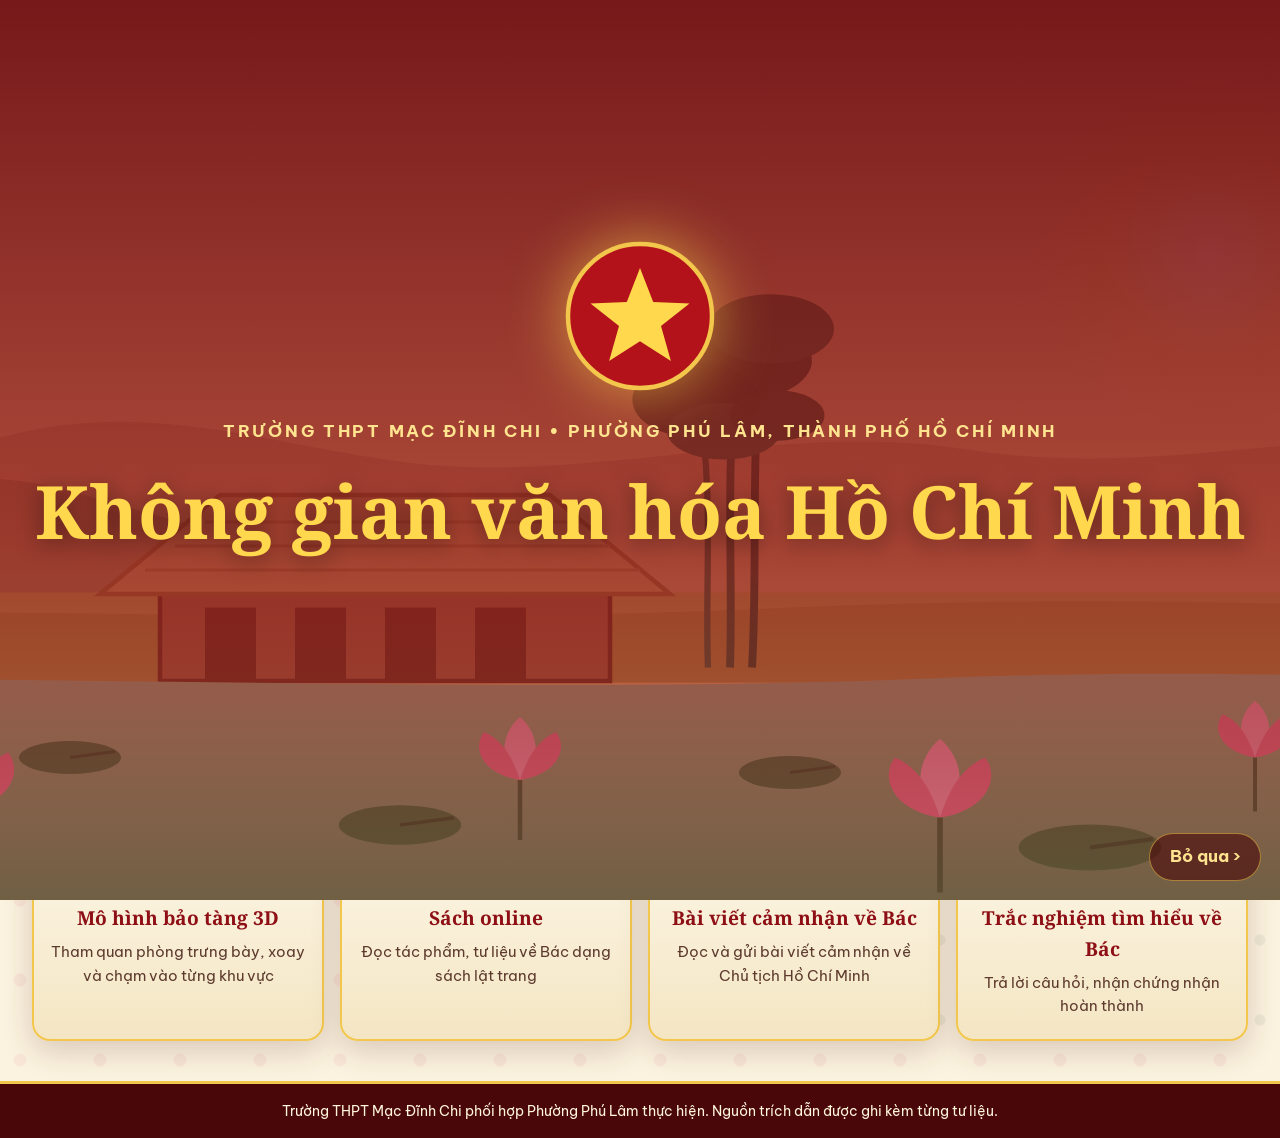
<file: index.html>
<!DOCTYPE html>
<html lang="vi">
<head>
  <meta charset="UTF-8">
  <meta name="viewport" content="width=device-width, initial-scale=1.0, viewport-fit=cover">
  <title>Không gian văn hóa Hồ Chí Minh – Trường THPT Mạc Đĩnh Chi & Phường Phú Lâm</title>
  <meta name="description" content="Không gian văn hóa Hồ Chí Minh trực tuyến – Trường THPT Mạc Đĩnh Chi phối hợp Phường Phú Lâm, Thành phố Hồ Chí Minh.">
  <link rel="preconnect" href="https://fonts.googleapis.com">
  <link rel="preconnect" href="https://fonts.gstatic.com" crossorigin>
  <link href="https://fonts.googleapis.com/css2?family=Be+Vietnam+Pro:wght@400;500;600;700;800&family=Noto+Serif:ital,wght@0,600;0,700;1,400&display=swap" rel="stylesheet">
  <link rel="stylesheet" href="assets/css/site.css">
</head>
<body>
  <!-- Thanh báo đang xem bản nháp (chỉ hiện trên máy có bản nháp của trang quản trị) -->
  <div id="draftBar" class="draft-bar" hidden>
    Bạn đang xem <strong>bản nháp</strong> lưu trên máy này (chưa xuất bản).
    <a href="?" id="draftBarExit">Xem bản chính thức</a>
  </div>
  <div id="noticeBanner" class="notice-banner" hidden></div>

  <header class="site-header">
    <a class="brand" href="#/trang-chu" aria-label="Về trang chủ">
      <span class="brand-emblem" aria-hidden="true">
        <svg viewBox="0 0 100 100"><circle cx="50" cy="50" r="48" fill="#b3121a" stroke="#f3c64c" stroke-width="4"/><polygon points="50,18 58.8,40.6 83,41.6 64,56.7 70.6,80 50,66.8 29.4,80 36,56.7 17,41.6 41.2,40.6" fill="#ffd84d"/></svg>
      </span>
      <span class="brand-text">
        <span class="brand-unit" id="brandUnit">Trường THPT Mạc Đĩnh Chi • Phường Phú Lâm</span>
        <span class="brand-title" id="brandTitle">Không gian văn hóa Hồ Chí Minh</span>
      </span>
    </a>
    <div class="header-actions">
      <button type="button" class="btn-ghost" id="btnFullscreen" hidden>⛶ Toàn màn hình</button>
    </div>
  </header>

  <nav class="tabbar" aria-label="Các chuyên mục">
    <a href="#/trang-chu" data-route="trang-chu" class="tab tab-home">Trang chủ</a>
    <a href="#/mo-hinh-3d" data-route="mo-hinh-3d" class="tab"><b>1</b> Mô hình bảo tàng 3D</a>
    <a href="#/sach-online" data-route="sach-online" class="tab"><b>2</b> Sách online</a>
    <a href="#/bai-viet" data-route="bai-viet" class="tab"><b>3</b> Bài viết cảm nhận về Bác</a>
    <a href="#/trac-nghiem" data-route="trac-nghiem" class="tab"><b>4</b> Trắc nghiệm tìm hiểu về Bác</a>
  </nav>

  <main id="main">
    <!-- ================= TRANG CHỦ ================= -->
    <section class="view" data-view="trang-chu">
      <div class="hero" id="hero">
        <div class="hero-inner">
          <p class="hero-kicker" id="heroKicker"></p>
          <h1 class="hero-title" id="heroTitle"></h1>
          <p class="hero-intro" id="heroIntro"></p>
          <div class="hero-row">
            <figure class="hero-quote" id="heroQuote" hidden>
              <blockquote id="heroQuoteText"></blockquote>
              <figcaption id="heroQuoteSource"></figcaption>
            </figure>
            <div class="qr-card" id="heroQr" hidden>
              <canvas aria-label="Mã QR mở trang trên điện thoại"></canvas>
              <span>Quét mã để xem<br>trên điện thoại</span>
            </div>
          </div>
        </div>
      </div>
      <div class="tiles">
        <a class="tile" href="#/mo-hinh-3d">
          <span class="tile-num">1</span>
          <span class="tile-icon" aria-hidden="true">
            <svg viewBox="0 0 64 64"><path d="M8 24 L32 10 L56 24 Z" /><rect x="12" y="26" width="6" height="22"/><rect x="24" y="26" width="6" height="22"/><rect x="34" y="26" width="6" height="22"/><rect x="46" y="26" width="6" height="22"/><rect x="8" y="50" width="48" height="5"/></svg>
          </span>
          <span class="tile-title">Mô hình bảo tàng 3D</span>
          <span class="tile-desc">Tham quan phòng trưng bày, xoay và chạm vào từng khu vực</span>
        </a>
        <a class="tile" href="#/sach-online">
          <span class="tile-num">2</span>
          <span class="tile-icon" aria-hidden="true">
            <svg viewBox="0 0 64 64"><path d="M6 14 C16 10 26 12 31 16 L31 52 C26 48 16 46 6 50 Z"/><path d="M58 14 C48 10 38 12 33 16 L33 52 C38 48 48 46 58 50 Z"/></svg>
          </span>
          <span class="tile-title">Sách online</span>
          <span class="tile-desc">Đọc tác phẩm, tư liệu về Bác dạng sách lật trang</span>
        </a>
        <a class="tile" href="#/bai-viet">
          <span class="tile-num">3</span>
          <span class="tile-icon" aria-hidden="true">
            <svg viewBox="0 0 64 64"><rect x="10" y="8" width="36" height="48" rx="3"/><path d="M50 14 L56 20 L34 46 L26 48 L28 40 Z" /></svg>
          </span>
          <span class="tile-title">Bài viết cảm nhận về Bác</span>
          <span class="tile-desc">Đọc và gửi bài viết cảm nhận về Chủ tịch Hồ Chí Minh</span>
        </a>
        <a class="tile" href="#/trac-nghiem">
          <span class="tile-num">4</span>
          <span class="tile-icon" aria-hidden="true">
            <svg viewBox="0 0 64 64"><circle cx="32" cy="32" r="24"/><path d="M24 26 C24 18 40 18 40 26 C40 32 32 32 32 38" fill="none" stroke="#7d0f12" stroke-width="5" stroke-linecap="round"/><circle cx="32" cy="46" r="3" fill="#7d0f12"/></svg>
          </span>
          <span class="tile-title">Trắc nghiệm tìm hiểu về Bác</span>
          <span class="tile-desc">Trả lời câu hỏi, nhận chứng nhận hoàn thành</span>
        </a>
      </div>
    </section>

    <!-- ================= TAB 1: MÔ HÌNH BẢO TÀNG 3D ================= -->
    <section class="view" data-view="mo-hinh-3d" hidden>
      <div class="view-head">
        <h2>Mô hình bảo tàng 3D</h2>
        <p>Kéo hoặc vuốt để xoay phòng trưng bày. Chạm vào số thứ tự để xem từng khu vực.</p>
      </div>
      <div class="museum-layout">
        <div class="museum-stage-wrap">
          <div class="museum-stage" id="museumStage">
            <div class="room" id="room">
              <div class="room-face floor"></div>
              <div class="room-face wall wall-back" data-wall="back"></div>
              <div class="room-face wall wall-left" data-wall="left"></div>
              <div class="room-face wall wall-right" data-wall="right"></div>
              <div class="room-floor-items" id="floorItems"></div>
            </div>
          </div>
          <div class="museum-controls">
            <button type="button" data-rot="-1" aria-label="Xoay trái">⟲ Xoay trái</button>
            <button type="button" data-rot="1" aria-label="Xoay phải">Xoay phải ⟳</button>
            <button type="button" data-zoom="1" aria-label="Phóng to">＋</button>
            <button type="button" data-zoom="-1" aria-label="Thu nhỏ">－</button>
            <button type="button" data-reset aria-label="Góc nhìn ban đầu">Góc nhìn ban đầu</button>
            <button type="button" class="tour-btn" id="tourBtn">▶ Tham quan tự động</button>
          </div>
        </div>
        <aside class="zone-panel">
          <ol class="zone-list" id="zoneList"></ol>
          <article class="zone-detail" id="zoneDetail"></article>
        </aside>
      </div>
    </section>

    <!-- ================= TAB 2: SÁCH ONLINE ================= -->
    <section class="view" data-view="sach-online" hidden>
      <div class="view-head">
        <h2>Sách online</h2>
        <p>Tác phẩm của Chủ tịch Hồ Chí Minh và tư liệu viết về Người. Chạm vào cuốn sách để đọc.</p>
      </div>
      <div class="chip-row" id="bookFilters"></div>
      <div class="bookshelf" id="bookshelf"></div>
    </section>

    <!-- ================= TAB 3: BÀI VIẾT CẢM NHẬN ================= -->
    <section class="view" data-view="bai-viet" hidden>
      <div class="view-head">
        <h2>Bài viết cảm nhận về Bác</h2>
        <p>Bài viết của thầy cô, học sinh và nhân dân đã được Ban biên tập duyệt đăng.</p>
      </div>
      <div class="articles-layout">
        <div class="article-grid" id="articleGrid"></div>
        <aside class="submit-card" id="submitCard">
          <h3>Gửi bài cảm nhận</h3>
          <p class="muted">Bài viết sẽ được Ban biên tập xem xét trước khi đăng.</p>
          <form id="submitForm" autocomplete="off">
            <label>Họ và tên <input name="name" required maxlength="80"></label>
            <label>Lớp / Đơn vị <input name="className" maxlength="80" placeholder="Ví dụ: 11A3 hoặc Khu phố 5"></label>
            <label>Tiêu đề bài viết <input name="title" required maxlength="160"></label>
            <label>Nội dung <textarea name="content" required rows="8" maxlength="8000"></textarea></label>
            <label class="check"><input type="checkbox" name="consent" required> Tôi đồng ý để nhà trường đăng bài kèm họ tên và lớp/đơn vị.</label>
            <input name="website" class="hp" tabindex="-1" autocomplete="off" aria-hidden="true">
            <button type="submit" class="btn-primary">Gửi bài</button>
            <p class="form-msg" id="submitMsg" role="status"></p>
          </form>
        </aside>
      </div>
    </section>

    <!-- ================= TAB 4: TRẮC NGHIỆM ================= -->
    <section class="view" data-view="trac-nghiem" hidden>
      <div class="view-head">
        <h2>Trắc nghiệm tìm hiểu về Bác</h2>
        <p>Chọn đáp án đúng cho mỗi câu hỏi. Hoàn thành để nhận chứng nhận.</p>
      </div>
      <div class="quiz-card" id="quizCard"></div>
    </section>
  </main>

  <footer class="site-footer">
    <p id="footerText"></p>
  </footer>

  <!-- Hộp thoại dùng chung (đọc sách, đọc bài viết, chi tiết) -->
  <div class="modal" id="modal" hidden>
    <div class="modal-box" role="dialog" aria-modal="true" aria-labelledby="modalTitle">
      <div class="modal-head">
        <h3 id="modalTitle"></h3>
        <button type="button" class="modal-close" id="modalClose" aria-label="Đóng">✕ Đóng</button>
      </div>
      <div class="modal-body" id="modalBody"></div>
    </div>
  </div>

  <!-- Màn hình chờ cho màn hình cảm ứng (chế độ kiosk): mô hình 3D tự tham quan phía sau -->
  <div class="attract" id="attract" hidden>
    <div class="attract-inner">
      <div class="attract-text">
        <p class="attract-unit" id="attractUnit"></p>
        <h2 id="attractTitle"></h2>
        <p class="attract-touch">Chạm vào màn hình để bắt đầu tham quan</p>
      </div>
      <div class="qr-card qr-big" id="attractQr">
        <canvas aria-label="Mã QR mở trang trên điện thoại"></canvas>
        <span>Quét mã để xem trên điện thoại</span>
      </div>
    </div>
  </div>

  <!-- Màn mở đầu: sao vàng, cánh sen rơi trên nền Làng Sen -->
  <div class="intro" id="intro" hidden>
    <div class="intro-petals" id="introPetals" aria-hidden="true"></div>
    <div class="intro-inner">
      <svg class="intro-star" viewBox="0 0 100 100" aria-hidden="true"><circle cx="50" cy="50" r="48" fill="#b3121a" stroke="#f3c64c" stroke-width="3"/><polygon points="50,18 58.8,40.6 83,41.6 64,56.7 70.6,80 50,66.8 29.4,80 36,56.7 17,41.6 41.2,40.6" fill="#ffd84d"/></svg>
      <p class="intro-unit" id="introUnit"></p>
      <h1 class="intro-title" id="introTitle"></h1>
    </div>
    <button type="button" class="intro-skip" id="introSkip">Bỏ qua ›</button>
  </div>

  <script src="assets/js/common.js"></script>
  <script src="assets/js/qr.js"></script>
  <script src="assets/js/site.js"></script>
</body>
</html>
</file>
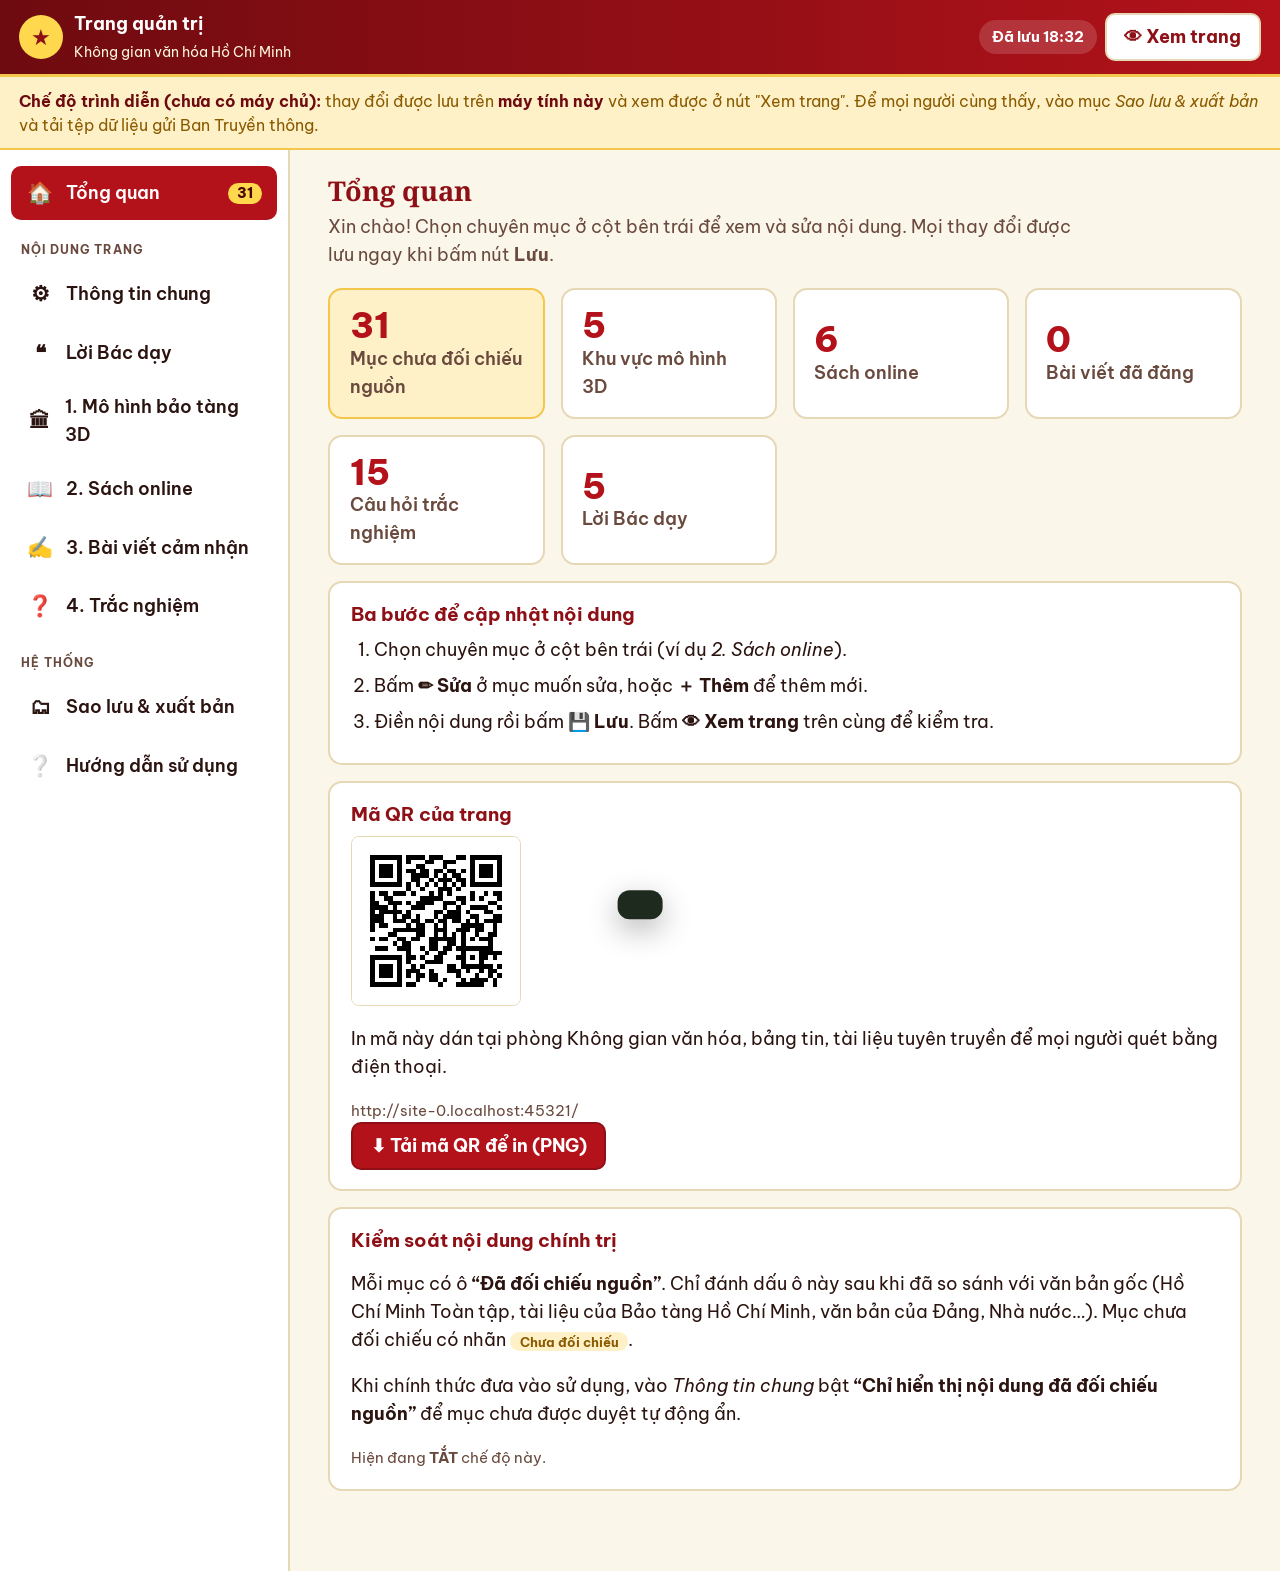
<file: admin.html>
<!DOCTYPE html>
<html lang="vi">
<head>
  <meta charset="UTF-8">
  <meta name="viewport" content="width=device-width, initial-scale=1.0">
  <meta name="robots" content="noindex, nofollow">
  <title>Quản trị – Không gian văn hóa Hồ Chí Minh</title>
  <link rel="preconnect" href="https://fonts.googleapis.com">
  <link rel="preconnect" href="https://fonts.gstatic.com" crossorigin>
  <link href="https://fonts.googleapis.com/css2?family=Be+Vietnam+Pro:wght@400;500;600;700;800&family=Noto+Serif:wght@700&display=swap" rel="stylesheet">
  <link rel="stylesheet" href="assets/css/admin.css">
</head>
<body>
  <!-- ĐĂNG NHẬP (chỉ dùng khi chạy trên máy chủ trường) -->
  <section class="login" id="loginScreen" hidden>
    <form class="login-card" id="loginForm">
      <div class="login-emblem">★</div>
      <h1>Quản trị<br>Không gian văn hóa Hồ Chí Minh</h1>
      <div id="loginNormal">
        <label>Mật khẩu quản trị
          <input type="password" id="loginPassword" autocomplete="current-password" required>
        </label>
        <button type="submit" class="btn btn-primary btn-big">Đăng nhập</button>
      </div>
      <div id="loginSetup" hidden>
        <p class="hint">Lần đầu sử dụng: nhập <strong>mã cài đặt</strong> do bộ phận kỹ thuật cung cấp, sau đó đặt mật khẩu quản trị.</p>
        <label>Mã cài đặt <input id="setupCode" autocomplete="off"></label>
        <label>Mật khẩu mới (tối thiểu 8 ký tự) <input type="password" id="setupPass1" autocomplete="new-password"></label>
        <label>Nhập lại mật khẩu mới <input type="password" id="setupPass2" autocomplete="new-password"></label>
        <button type="submit" class="btn btn-primary btn-big">Đặt mật khẩu và vào trang quản trị</button>
      </div>
      <p class="form-error" id="loginError" role="alert"></p>
      <a href="index.html" class="back-link">← Về trang Không gian văn hóa</a>
    </form>
  </section>

  <!-- KHUNG QUẢN TRỊ -->
  <div class="app" id="app" hidden>
    <header class="topbar">
      <div class="topbar-title">
        <span class="emblem">★</span>
        <div>
          <strong>Trang quản trị</strong>
          <span>Không gian văn hóa Hồ Chí Minh</span>
        </div>
      </div>
      <div class="topbar-actions">
        <span class="save-state" id="saveState">Đã lưu</span>
        <a class="btn btn-light" id="btnPreview" href="index.html" target="_blank" rel="noopener">👁 Xem trang</a>
        <button type="button" class="btn btn-gold btn-save" id="btnSave">💾 Lưu thay đổi</button>
        <button type="button" class="btn btn-light" id="btnLogout" hidden>Đăng xuất</button>
      </div>
    </header>
    <div class="mode-banner" id="modeBanner" hidden></div>

    <div class="layout">
      <nav class="sidebar" id="sidebar" aria-label="Mục quản trị"></nav>
      <main class="content" id="content" tabindex="-1"></main>
    </div>
  </div>

  <div class="toast" id="toast" role="status" aria-live="polite"></div>

  <!-- Hộp xác nhận lớn, dễ đọc -->
  <div class="dialog" id="dialog" hidden>
    <div class="dialog-box" role="alertdialog" aria-modal="true" aria-labelledby="dialogText">
      <p id="dialogText"></p>
      <div class="dialog-actions">
        <button type="button" class="btn btn-light btn-big" id="dialogNo">Không</button>
        <button type="button" class="btn btn-primary btn-big" id="dialogYes">Đồng ý</button>
      </div>
    </div>
  </div>

  <script src="assets/js/common.js"></script>
  <script src="assets/js/qr.js"></script>
  <script src="assets/js/admin.js"></script>
</body>
</html>
</file>
<file: assets/css/site.css>
/* ==========================================================================
   KHÔNG GIAN VĂN HÓA HỒ CHÍ MINH – GIAO DIỆN CÔNG CHÚNG
   Đỏ son – vàng kim chủ đạo, điểm xuyết sắc màu Làng Sen quê Bác.
   ========================================================================== */
:root {
  --red-900: #4a0709;
  --red-800: #6e0b10;
  --red-700: #8e1016;
  --red-600: #b3121a;
  --red-500: #c8202a;
  --gold-500: #f3c64c;
  --gold-400: #ffd84d;
  --gold-300: #ffe48f;
  --gold-100: #fff6dc;
  --gold-line: rgba(243, 198, 76, 0.55);

  /* Sắc màu Làng Sen: giấy dó, rơm vàng, tre xanh, sen hồng, đất nung */
  --paper: #fbf3df;
  --paper-2: #f4e6c3;
  --straw: #e9cf8b;
  --bamboo: #3f7041;
  --lotus: #e87a90;
  --earth: #6d4528;

  --ink: #2b1410;
  --ink-soft: #5d3a2e;

  --font-sans: 'Be Vietnam Pro', 'Segoe UI', Roboto, Arial, sans-serif;
  --font-serif: 'Noto Serif', Georgia, 'Times New Roman', serif;
  --radius: 14px;
  --shadow: 0 10px 30px rgba(74, 7, 9, 0.18);
  --tap: 52px; /* chiều cao tối thiểu cho vùng chạm */
}

* { box-sizing: border-box; }
html { -webkit-text-size-adjust: 100%; }
body {
  margin: 0;
  font-family: var(--font-sans);
  font-size: 17px;
  line-height: 1.6;
  color: var(--ink);
  background-color: var(--paper);
  /* họa tiết sen chìm trên nền giấy dó */
  background-image:
    radial-gradient(circle at 20px 20px, rgba(232, 122, 144, 0.10) 0 6px, transparent 7px),
    radial-gradient(circle at 60px 60px, rgba(63, 112, 65, 0.08) 0 5px, transparent 6px);
  background-size: 80px 80px;
  min-height: 100vh;
  display: flex;
  flex-direction: column;
}
img { max-width: 100%; display: block; }
button, input, textarea, select { font: inherit; color: inherit; }
button { cursor: pointer; }
[hidden] { display: none !important; }
a { color: var(--red-700); }

/* ---------- Thanh thông báo ---------- */
.draft-bar {
  background: #1f6f3c; color: #fff; text-align: center; padding: 0.45rem 1rem; font-size: 0.92rem;
}
.draft-bar a { color: var(--gold-300); margin-left: 0.6rem; font-weight: 700; }
.notice-banner {
  background: var(--gold-300); color: var(--red-900); text-align: center;
  padding: 0.45rem 1rem; font-size: 0.92rem; font-weight: 600;
  border-bottom: 1px solid var(--gold-500);
}

/* ---------- Đầu trang ---------- */
.site-header {
  display: flex; align-items: center; justify-content: space-between; gap: 1rem;
  padding: 0.7rem clamp(1rem, 3vw, 2.5rem);
  background: linear-gradient(90deg, var(--red-800), var(--red-600) 55%, var(--red-700));
  border-bottom: 3px solid var(--gold-500);
  color: var(--gold-100);
}
.brand { display: flex; align-items: center; gap: 0.85rem; text-decoration: none; color: inherit; min-width: 0; }
.brand-emblem svg { width: 52px; height: 52px; flex-shrink: 0; }
.brand-text { display: flex; flex-direction: column; min-width: 0; }
.brand-unit { font-size: 0.8rem; letter-spacing: 0.08em; text-transform: uppercase; color: var(--gold-300); font-weight: 600; }
.brand-title { font-family: var(--font-serif); font-size: clamp(1.2rem, 2.4vw, 1.75rem); font-weight: 700; color: var(--gold-400); line-height: 1.2; }
.btn-ghost {
  background: transparent; border: 1.5px solid var(--gold-line); color: var(--gold-100);
  border-radius: 999px; padding: 0.5rem 1rem; min-height: 44px;
}
.btn-ghost:hover { background: rgba(255, 255, 255, 0.08); }

/* ---------- Thanh tab ---------- */
.tabbar {
  display: flex; gap: 0.4rem; overflow-x: auto; scrollbar-width: none;
  padding: 0.55rem clamp(0.6rem, 3vw, 2.5rem);
  background: var(--red-900);
  border-bottom: 2px solid var(--gold-line);
  position: sticky; top: 0; z-index: 20;
}
.tabbar::-webkit-scrollbar { display: none; }
.tab {
  flex-shrink: 0; display: inline-flex; align-items: center; gap: 0.5rem;
  min-height: var(--tap); padding: 0 1.15rem; border-radius: 10px;
  color: var(--gold-100); text-decoration: none; font-weight: 600;
  border: 1.5px solid transparent;
}
.tab b {
  display: inline-grid; place-items: center; width: 28px; height: 28px; border-radius: 50%;
  background: var(--gold-500); color: var(--red-900); font-size: 0.9rem;
}
.tab:hover { background: rgba(243, 198, 76, 0.12); }
.tab.active { background: var(--gold-500); color: var(--red-900); border-color: var(--gold-400); }
.tab.active b { background: var(--red-700); color: var(--gold-300); }

main { flex: 1; width: 100%; }
.view { padding: clamp(1rem, 3vw, 2.5rem); max-width: 1440px; margin: 0 auto; animation: fadeIn 0.35s ease; }
.view[data-view="trang-chu"] { padding: 0; max-width: none; }
@keyframes fadeIn { from { opacity: 0; transform: translateY(6px); } to { opacity: 1; transform: none; } }

.view-head { margin-bottom: 1.25rem; border-left: 6px solid var(--red-600); padding-left: 1rem; }
.view-head h2 { font-family: var(--font-serif); color: var(--red-700); margin: 0; font-size: clamp(1.5rem, 3vw, 2.2rem); }
.view-head p { margin: 0.25rem 0 0; color: var(--ink-soft); }
.muted { color: var(--ink-soft); font-size: 0.95rem; }

/* ---------- Trang chủ: nền Làng Sen ---------- */
.hero {
  position: relative;
  min-height: clamp(420px, 62vh, 640px);
  display: flex; align-items: flex-start;
  background:
    linear-gradient(180deg, rgba(110, 11, 16, 0.92) 0%, rgba(142, 16, 22, 0.78) 42%, rgba(142, 16, 22, 0.15) 75%, rgba(142, 16, 22, 0) 100%),
    url('../img/lang-sen.svg') center bottom / cover no-repeat,
    var(--paper-2);
  border-bottom: 4px solid var(--gold-500);
}
.hero.has-photo {
  background:
    linear-gradient(180deg, rgba(110, 11, 16, 0.92) 0%, rgba(142, 16, 22, 0.72) 50%, rgba(142, 16, 22, 0.35) 100%),
    var(--hero-photo) center / cover no-repeat;
}
.hero-inner {
  max-width: 1100px; margin: 0 auto; padding: clamp(1.5rem, 5vw, 3.5rem) clamp(1rem, 4vw, 2.5rem) 8rem;
  color: var(--gold-100); text-align: center;
}
.hero-kicker { text-transform: uppercase; letter-spacing: 0.14em; font-size: 0.85rem; color: var(--gold-300); font-weight: 700; margin: 0 0 0.6rem; }
.hero-title {
  font-family: var(--font-serif); font-size: clamp(2rem, 5.2vw, 3.6rem); line-height: 1.15;
  color: var(--gold-400); margin: 0 0 1rem; text-shadow: 0 2px 12px rgba(0, 0, 0, 0.35);
}
.hero-intro { max-width: 880px; margin: 0 auto 1.4rem; font-size: 1.05rem; color: #fff3d6; }
.hero-quote {
  margin: 0 auto; max-width: 860px; padding: 1rem 1.4rem;
  background: rgba(74, 7, 9, 0.55); border: 1px solid var(--gold-line); border-radius: var(--radius);
  backdrop-filter: blur(2px);
}
.hero-quote blockquote { margin: 0; font-family: var(--font-serif); font-style: italic; font-size: clamp(1.05rem, 2vw, 1.3rem); color: var(--gold-300); }
.hero-quote figcaption { margin-top: 0.4rem; font-size: 0.85rem; color: var(--gold-100); opacity: 0.9; }
.hero-quote.fade { animation: fadeIn 0.6s ease; }

.tiles {
  display: grid; grid-template-columns: repeat(4, minmax(0, 1fr)); gap: 1rem;
  max-width: 1300px; margin: -5.5rem auto 2.5rem; padding: 0 clamp(1rem, 3vw, 2rem);
  position: relative; z-index: 2;
}
.tile {
  position: relative; display: flex; flex-direction: column; align-items: center; text-align: center; gap: 0.4rem;
  padding: 1.5rem 1rem 1.3rem; border-radius: 18px; text-decoration: none; color: var(--ink);
  background: linear-gradient(180deg, #fffaf0, var(--paper-2));
  border: 2px solid var(--gold-500); box-shadow: var(--shadow);
  transition: transform 0.18s ease, box-shadow 0.18s ease;
}
.tile:hover, .tile:focus-visible { transform: translateY(-4px); box-shadow: 0 16px 36px rgba(74, 7, 9, 0.28); }
.tile:active { transform: scale(0.98); }
.tile-num {
  position: absolute; top: -16px; left: 50%; transform: translateX(-50%);
  width: 34px; height: 34px; border-radius: 50%; display: grid; place-items: center;
  background: var(--red-600); color: var(--gold-400); font-weight: 800; border: 2px solid var(--gold-500);
}
.tile-icon {
  width: 76px; height: 76px; border-radius: 50%; display: grid; place-items: center;
  background: radial-gradient(circle, var(--gold-400), var(--gold-500)); margin-top: 0.4rem;
}
.tile-icon svg { width: 46px; height: 46px; fill: var(--red-700); }
.tile-title { font-family: var(--font-serif); font-size: 1.2rem; font-weight: 700; color: var(--red-700); }
.tile-desc { font-size: 0.92rem; color: var(--ink-soft); }

/* ---------- Tab 1: Mô hình bảo tàng 3D ---------- */
.museum-layout { display: grid; grid-template-columns: minmax(0, 1fr) 400px; gap: 1.25rem; align-items: start; }
.museum-stage-wrap {
  background: radial-gradient(ellipse at 50% 30%, #7a1217 0%, var(--red-900) 75%);
  border: 2px solid var(--gold-500); border-radius: 18px; overflow: hidden; box-shadow: var(--shadow);
}
.museum-stage {
  --W: 760px; --D: 560px; --H: 330px;
  position: relative; height: 560px; perspective: 1500px; perspective-origin: 50% 30%;
  overflow: hidden; touch-action: none; cursor: grab; user-select: none; -webkit-user-select: none;
}
.museum-stage.dragging { cursor: grabbing; }
.room {
  position: absolute; left: 50%; top: 47%; width: 0; height: 0;
  transform-style: preserve-3d;
  transform: scale(var(--s, 1)) rotateX(var(--rx, -14deg)) rotateY(var(--ry, -18deg));
  transition: transform 0.45s ease;
}
.museum-stage.dragging .room { transition: none; }
.room-face { position: absolute; left: 0; top: 0; transform-style: preserve-3d; }
.floor {
  width: var(--W); height: var(--D);
  transform: translate(-50%, -50%) translateY(calc(var(--H) / 2)) rotateX(90deg);
  background:
    repeating-linear-gradient(90deg, rgba(0, 0, 0, 0.06) 0 2px, transparent 2px 70px),
    repeating-linear-gradient(0deg, rgba(0, 0, 0, 0.06) 0 2px, transparent 2px 70px),
    linear-gradient(#a8743f, #8a5a2c);
  box-shadow: inset 0 0 80px rgba(0, 0, 0, 0.35);
}
.wall {
  height: var(--H);
  display: flex; align-items: center; justify-content: space-evenly; gap: 14px; padding: 26px 26px 40px;
  background:
    linear-gradient(180deg, rgba(255, 255, 255, 0.07), rgba(0, 0, 0, 0.12)),
    linear-gradient(#a3141b, #7c0e13);
  border: 3px solid var(--gold-500);
  box-shadow: inset 0 -26px 0 rgba(74, 7, 9, 0.6);
}
.wall-back { width: var(--W); transform: translate(-50%, -50%) translateZ(calc(var(--D) / -2)); }
.wall-left { width: var(--D); transform: translate(-50%, -50%) translateX(calc(var(--W) / -2)) rotateY(90deg); background: linear-gradient(90deg, #6e0b10, #8e1016); }
.wall-right { width: var(--D); transform: translate(-50%, -50%) translateX(calc(var(--W) / 2)) rotateY(-90deg); background: linear-gradient(270deg, #6e0b10, #8e1016); }
.wall::before {
  content: ''; position: absolute; left: 0; right: 0; top: 8px; height: 6px;
  background: repeating-linear-gradient(90deg, var(--gold-500) 0 18px, transparent 18px 26px); opacity: 0.6;
}

.frame {
  position: relative; flex: 1 1 0; max-width: 260px; height: 72%;
  border: 6px solid var(--gold-500); border-radius: 4px; background: var(--paper-2);
  box-shadow: 0 8px 18px rgba(0, 0, 0, 0.45);
  display: flex; align-items: center; justify-content: center; overflow: visible;
  padding: 0; cursor: pointer;
}
.frame img { width: 100%; height: 100%; object-fit: cover; }
.frame-placeholder {
  width: 100%; height: 100%; display: flex; align-items: center; justify-content: center; text-align: center;
  font-family: var(--font-serif); font-size: 15px; color: var(--red-700); padding: 10px;
  background: linear-gradient(180deg, var(--paper), var(--straw));
}
.hotspot {
  position: absolute; top: -22px; right: -22px; width: 46px; height: 46px; border-radius: 50%;
  background: var(--gold-400); color: var(--red-900); border: 3px solid var(--red-700);
  font-weight: 800; font-size: 20px; display: grid; place-items: center;
  box-shadow: 0 0 0 0 rgba(255, 216, 77, 0.7); animation: pulse 2.2s infinite;
}
.frame.active { border-color: #fff; }
.frame.active .hotspot { background: #fff; }
@keyframes pulse { 0% { box-shadow: 0 0 0 0 rgba(255, 216, 77, 0.7); } 70% { box-shadow: 0 0 0 16px rgba(255, 216, 77, 0); } 100% { box-shadow: 0 0 0 0 rgba(255, 216, 77, 0); } }

.room-floor-items { position: absolute; left: 0; top: 0; transform-style: preserve-3d; }
.floor-item { position: absolute; transform-style: preserve-3d; }
.floor-item .frame { width: 220px; height: 150px; max-width: none; position: absolute; left: -110px; top: -75px; }
.floor-item .pedestal {
  position: absolute; left: -100px; top: 75px; width: 200px; height: 60px;
  background: linear-gradient(#5a3418, #3c220f); border: 2px solid var(--gold-500);
}

.museum-controls { display: flex; flex-wrap: wrap; gap: 0.5rem; justify-content: center; padding: 0.75rem; background: rgba(0, 0, 0, 0.25); }
.museum-controls button {
  min-height: var(--tap); min-width: var(--tap); padding: 0 1.1rem; border-radius: 10px;
  background: var(--red-700); color: var(--gold-300); border: 1.5px solid var(--gold-line); font-weight: 700;
}
.museum-controls button:hover { background: var(--red-600); }

.zone-panel { display: flex; flex-direction: column; gap: 1rem; }
.zone-list { list-style: none; margin: 0; padding: 0; display: flex; flex-direction: column; gap: 0.45rem; }
.zone-list button {
  width: 100%; text-align: left; display: flex; gap: 0.7rem; align-items: center;
  min-height: var(--tap); padding: 0.5rem 0.8rem; border-radius: 10px;
  background: #fffaf0; border: 1.5px solid var(--straw); font-weight: 600; color: var(--ink);
}
.zone-list button .n {
  flex-shrink: 0; width: 32px; height: 32px; border-radius: 50%; display: grid; place-items: center;
  background: var(--red-600); color: var(--gold-400); font-weight: 800;
}
.zone-list button.active { border-color: var(--red-600); background: var(--gold-100); box-shadow: inset 4px 0 0 var(--red-600); }
.zone-detail { background: #fffaf0; border: 2px solid var(--gold-500); border-radius: var(--radius); padding: 1.1rem 1.2rem; box-shadow: var(--shadow); }
.zone-detail h3 { margin: 0 0 0.25rem; font-family: var(--font-serif); color: var(--red-700); font-size: 1.25rem; }
.zone-detail .pos { font-size: 0.85rem; color: var(--bamboo); font-weight: 700; text-transform: uppercase; letter-spacing: 0.04em; }
.zone-detail img { border-radius: 10px; margin: 0.6rem 0; border: 1px solid var(--straw); }
.zone-detail ul { padding-left: 1.2rem; margin: 0.4rem 0 0.8rem; }
.zone-detail .actions { display: flex; flex-wrap: wrap; gap: 0.5rem; }
.source-note { font-size: 0.82rem; color: var(--ink-soft); border-top: 1px dashed var(--straw); margin-top: 0.8rem; padding-top: 0.5rem; }

/* ---------- Nút ---------- */
.btn-primary, .btn-secondary {
  display: inline-flex; align-items: center; justify-content: center; gap: 0.4rem;
  min-height: var(--tap); padding: 0 1.3rem; border-radius: 10px; font-weight: 700; text-decoration: none;
  border: 2px solid var(--red-700);
}
.btn-primary { background: var(--red-600); color: var(--gold-300); border-color: var(--red-700); }
.btn-primary:hover { background: var(--red-500); }
.btn-primary:disabled { opacity: 0.55; cursor: not-allowed; }
.btn-secondary { background: #fffaf0; color: var(--red-700); }
.btn-secondary:hover { background: var(--gold-100); }

/* ---------- Tab 2: Sách online ---------- */
.chip-row { display: flex; flex-wrap: wrap; gap: 0.5rem; margin-bottom: 1.2rem; }
.chip {
  min-height: 44px; padding: 0 1.1rem; border-radius: 999px; border: 1.5px solid var(--gold-500);
  background: #fffaf0; color: var(--red-700); font-weight: 600;
}
.chip.active { background: var(--red-600); color: var(--gold-300); border-color: var(--red-700); }
.bookshelf { display: grid; grid-template-columns: repeat(auto-fill, minmax(220px, 1fr)); gap: 1.4rem 1.2rem; }
.book {
  display: flex; flex-direction: column; gap: 0.6rem; text-align: left; background: none; border: 0; padding: 0;
}
.book-cover {
  position: relative; aspect-ratio: 3 / 4; border-radius: 4px 12px 12px 4px; overflow: hidden;
  background: linear-gradient(135deg, var(--red-600), var(--red-800));
  box-shadow: inset 10px 0 0 rgba(0, 0, 0, 0.22), 6px 10px 22px rgba(74, 7, 9, 0.35);
  border: 2px solid var(--gold-500);
  transition: transform 0.2s ease;
}
.book:hover .book-cover, .book:focus-visible .book-cover { transform: translateY(-4px) rotate(-1deg); }
.book-cover img { width: 100%; height: 100%; object-fit: cover; }
.book-cover-text {
  position: absolute; inset: 0; display: flex; flex-direction: column; justify-content: center; align-items: center;
  text-align: center; padding: 1.2rem 1rem 1rem 1.6rem; color: var(--gold-400);
}
.book-cover-text .star { font-size: 1.6rem; color: var(--gold-400); }
.book-cover-text strong { font-family: var(--font-serif); font-size: 1.1rem; line-height: 1.3; margin: 0.5rem 0; }
.book-cover-text span { font-size: 0.85rem; color: var(--gold-100); }
.book-meta strong { display: block; font-family: var(--font-serif); color: var(--red-700); line-height: 1.3; }
.book-meta span { font-size: 0.85rem; color: var(--ink-soft); }
.badge { display: inline-block; font-size: 0.75rem; font-weight: 700; padding: 0.1rem 0.55rem; border-radius: 999px; background: var(--gold-300); color: var(--red-900); }

/* Trình đọc sách lật trang */
.reader { display: flex; flex-direction: column; gap: 0.8rem; height: 100%; }
.spread {
  flex: 1; display: grid; grid-template-columns: 1fr 1fr; min-height: 0;
  background: var(--earth); padding: 12px; border-radius: 12px; perspective: 2200px;
  box-shadow: inset 0 0 30px rgba(0, 0, 0, 0.5);
}
.spread.single { grid-template-columns: 1fr; }
.page {
  position: relative; background: linear-gradient(90deg, #f3e3bd, var(--paper) 8%, var(--paper));
  padding: clamp(1rem, 3vw, 2.2rem); overflow-y: auto; min-height: 0;
  font-family: var(--font-serif); font-size: 1.12rem; line-height: 1.75;
}
.page.left { border-radius: 8px 0 0 8px; box-shadow: inset -18px 0 24px -16px rgba(0, 0, 0, 0.35); }
.page.right { border-radius: 0 8px 8px 0; background: linear-gradient(270deg, #f3e3bd, var(--paper) 8%, var(--paper)); box-shadow: inset 18px 0 24px -16px rgba(0, 0, 0, 0.35); }
.spread.single .page { border-radius: 8px; }
.page h4 { margin: 0 0 0.8rem; color: var(--red-700); font-size: 1.2rem; border-bottom: 1px solid var(--straw); padding-bottom: 0.4rem; }
.page p { margin: 0 0 0.8rem; }
.page .pno { position: absolute; bottom: 0.5rem; left: 0; right: 0; text-align: center; font-size: 0.8rem; color: var(--ink-soft); }
.page.img-page { padding: 0.5rem; display: flex; align-items: center; justify-content: center; background: #efe3c5; }
.page.img-page img { max-height: 100%; width: auto; margin: 0 auto; }
.page.blank { background: var(--paper-2); }
.page.cover-page { display: flex; flex-direction: column; justify-content: center; align-items: center; text-align: center; background: linear-gradient(135deg, var(--red-600), var(--red-800)); color: var(--gold-300); }
.page.cover-page h4 { color: var(--gold-400); border: 0; font-size: 1.6rem; }
.turn-next .right, .turn-next.single .page { animation: turnNext 0.5s ease; transform-origin: left center; }
.turn-prev .left, .turn-prev.single .page { animation: turnPrev 0.5s ease; transform-origin: right center; }
@keyframes turnNext { from { transform: rotateY(-70deg); opacity: 0.3; } to { transform: none; opacity: 1; } }
@keyframes turnPrev { from { transform: rotateY(70deg); opacity: 0.3; } to { transform: none; opacity: 1; } }
.reader-nav { display: flex; justify-content: space-between; align-items: center; gap: 0.6rem; flex-wrap: wrap; }
.reader-nav .count { font-weight: 700; color: var(--red-700); }
.pdf-frame { width: 100%; height: 100%; min-height: 60vh; border: 0; border-radius: 8px; background: #fff; }

/* ---------- Tab 3: Bài viết ---------- */
.articles-layout { display: grid; grid-template-columns: minmax(0, 1fr) 380px; gap: 1.5rem; align-items: start; }
.article-grid { display: grid; grid-template-columns: repeat(auto-fill, minmax(280px, 1fr)); gap: 1rem; }
.article-card {
  text-align: left; background: #fffaf0; border: 1.5px solid var(--straw); border-top: 5px solid var(--red-600);
  border-radius: var(--radius); padding: 1.1rem 1.2rem; box-shadow: var(--shadow); display: flex; flex-direction: column; gap: 0.4rem;
}
.article-card:hover { border-color: var(--gold-500); }
.article-card h3 { margin: 0; font-family: var(--font-serif); color: var(--red-700); font-size: 1.12rem; line-height: 1.35; }
.article-card .by { font-size: 0.88rem; color: var(--bamboo); font-weight: 600; }
.article-card .excerpt { font-size: 0.95rem; color: var(--ink-soft); display: -webkit-box; -webkit-line-clamp: 4; -webkit-box-orient: vertical; overflow: hidden; }
.empty {
  grid-column: 1 / -1; text-align: center; padding: 2.5rem 1rem; color: var(--ink-soft);
  background: #fffaf0; border: 2px dashed var(--straw); border-radius: var(--radius);
}
.submit-card { background: #fffaf0; border: 2px solid var(--gold-500); border-radius: var(--radius); padding: 1.2rem; box-shadow: var(--shadow); position: sticky; top: 90px; }
.submit-card h3 { margin: 0; font-family: var(--font-serif); color: var(--red-700); }
.submit-card form { display: flex; flex-direction: column; gap: 0.7rem; margin-top: 0.6rem; }
.submit-card label { display: flex; flex-direction: column; gap: 0.25rem; font-weight: 600; font-size: 0.92rem; }
.submit-card input, .submit-card textarea {
  border: 1.5px solid var(--straw); border-radius: 8px; padding: 0.65rem 0.75rem; background: #fff; min-height: 48px; font-weight: 400;
}
.submit-card input:focus, .submit-card textarea:focus { outline: 3px solid var(--gold-400); border-color: var(--red-600); }
.submit-card label.check { flex-direction: row; align-items: flex-start; gap: 0.5rem; font-weight: 400; }
.submit-card label.check input { min-height: auto; width: 22px; height: 22px; flex-shrink: 0; margin-top: 2px; }
.hp { position: absolute; left: -9999px; width: 1px; height: 1px; opacity: 0; }
.form-msg { margin: 0; font-weight: 600; }
.form-msg.ok { color: var(--bamboo); }
.form-msg.err { color: var(--red-600); }
.article-full { font-family: var(--font-serif); font-size: 1.1rem; line-height: 1.8; max-width: 760px; margin: 0 auto; }
.article-full .by { font-family: var(--font-sans); color: var(--bamboo); font-weight: 600; margin-bottom: 1rem; }

/* ---------- Tab 4: Trắc nghiệm ---------- */
.quiz-card {
  max-width: 920px; margin: 0 auto; background: #fffaf0; border: 2px solid var(--gold-500);
  border-radius: 18px; padding: clamp(1.2rem, 3vw, 2.2rem); box-shadow: var(--shadow);
}
.quiz-start { text-align: center; display: flex; flex-direction: column; align-items: center; gap: 0.9rem; }
.quiz-start input { width: min(420px, 100%); min-height: var(--tap); border: 1.5px solid var(--straw); border-radius: 10px; padding: 0 1rem; text-align: center; font-size: 1.1rem; }
.quiz-progress { height: 10px; background: var(--paper-2); border-radius: 999px; overflow: hidden; margin-bottom: 1rem; }
.quiz-progress span { display: block; height: 100%; background: linear-gradient(90deg, var(--red-600), var(--gold-500)); transition: width 0.3s ease; }
.quiz-meta { display: flex; justify-content: space-between; font-weight: 700; color: var(--ink-soft); margin-bottom: 0.4rem; }
.quiz-q { font-family: var(--font-serif); font-size: clamp(1.2rem, 2.4vw, 1.5rem); color: var(--red-800); margin: 0 0 1rem; }
.quiz-options { display: grid; gap: 0.7rem; }
.quiz-opt {
  display: flex; gap: 0.8rem; align-items: center; text-align: left; min-height: 60px;
  padding: 0.7rem 1rem; border-radius: 12px; border: 2px solid var(--straw); background: #fff; font-size: 1.05rem;
}
.quiz-opt .k { flex-shrink: 0; width: 38px; height: 38px; border-radius: 50%; display: grid; place-items: center; background: var(--paper-2); font-weight: 800; color: var(--red-700); }
.quiz-opt:hover:not(:disabled) { border-color: var(--gold-500); background: var(--gold-100); }
.quiz-opt.correct { border-color: #2e7d32; background: #e8f5e9; }
.quiz-opt.correct .k { background: #2e7d32; color: #fff; }
.quiz-opt.wrong { border-color: var(--red-600); background: #fdecea; }
.quiz-opt.wrong .k { background: var(--red-600); color: #fff; }
.quiz-opt:disabled { cursor: default; }
.quiz-explain { margin-top: 1rem; padding: 0.8rem 1rem; border-radius: 10px; background: var(--gold-100); border-left: 5px solid var(--gold-500); }
.quiz-foot { display: flex; justify-content: flex-end; margin-top: 1rem; }

.certificate {
  position: relative; text-align: center; padding: 2.2rem 1.5rem; border-radius: 12px;
  background: linear-gradient(180deg, #fffdf5, var(--gold-100));
  border: 10px double var(--red-600); outline: 3px solid var(--gold-500); outline-offset: -20px;
}
.certificate .cert-unit { text-transform: uppercase; letter-spacing: 0.08em; font-size: 0.85rem; color: var(--red-700); font-weight: 700; }
.certificate h3 { font-family: var(--font-serif); color: var(--red-600); font-size: clamp(1.6rem, 3.5vw, 2.3rem); margin: 0.6rem 0; }
.certificate .cert-name { font-family: var(--font-serif); font-size: clamp(1.4rem, 3vw, 2rem); color: var(--red-800); font-style: italic; margin: 0.4rem 0; }
.certificate .cert-score { font-size: 1.15rem; margin: 0.6rem 0; }
.certificate .cert-score strong { color: var(--red-600); font-size: 1.5rem; }
.cert-actions { display: flex; justify-content: center; gap: 0.6rem; flex-wrap: wrap; margin-top: 1.2rem; }

/* ---------- Hộp thoại ---------- */
.modal {
  position: fixed; inset: 0; z-index: 100; background: rgba(30, 4, 5, 0.75);
  display: flex; align-items: center; justify-content: center; padding: clamp(0.4rem, 2vw, 1.5rem);
}
.modal-box {
  width: min(1200px, 100%); height: min(92vh, 900px); display: flex; flex-direction: column;
  background: var(--paper); border: 3px solid var(--gold-500); border-radius: 16px; overflow: hidden;
}
.modal-box.auto { height: auto; max-height: 92vh; }
.modal-head {
  display: flex; align-items: center; justify-content: space-between; gap: 1rem;
  padding: 0.6rem 0.8rem 0.6rem 1.2rem; background: linear-gradient(90deg, var(--red-800), var(--red-600)); color: var(--gold-300);
}
.modal-head h3 { margin: 0; font-family: var(--font-serif); font-size: 1.15rem; overflow: hidden; text-overflow: ellipsis; white-space: nowrap; }
.modal-close {
  flex-shrink: 0; min-height: 48px; padding: 0 1rem; border-radius: 10px; background: var(--gold-500);
  color: var(--red-900); border: 0; font-weight: 800;
}
.modal-body { flex: 1; overflow: auto; padding: clamp(0.8rem, 2vw, 1.4rem); min-height: 0; }

/* ---------- Mã QR ---------- */
.hero-row { display: flex; gap: 1.2rem; align-items: stretch; justify-content: center; max-width: 1100px; margin: 0 auto; }
.hero-row .hero-quote { margin: 0; flex: 1; }
.qr-card {
  flex-shrink: 0; display: flex; flex-direction: column; align-items: center; justify-content: center; gap: 0.4rem;
  background: #fff; border: 3px solid var(--gold-500); border-radius: var(--radius); padding: 0.6rem 0.7rem;
  color: var(--red-800); font-weight: 700; font-size: 0.85rem; line-height: 1.3; text-align: center;
  box-shadow: 0 8px 24px rgba(0, 0, 0, 0.3);
}
.qr-card canvas { width: 128px; height: 128px; image-rendering: pixelated; display: block; }
.qr-big canvas { width: 160px; height: 160px; }
.qr-big { font-size: 1rem; }

/* ---------- Màn hình chờ (kiosk) ---------- */
.attract {
  position: fixed; inset: 0; z-index: 200; display: flex; align-items: flex-end; cursor: pointer;
  background: linear-gradient(180deg, rgba(74, 7, 9, 0) 62%, rgba(74, 7, 9, 0.8) 80%, rgba(74, 7, 9, 0.97) 100%);
}
.attract-inner {
  width: 100%; display: flex; align-items: center; justify-content: space-between; gap: 2rem;
  padding: 1rem clamp(1.5rem, 4vw, 4rem) 1.6rem; color: var(--gold-300);
}
.attract-unit { text-transform: uppercase; letter-spacing: 0.14em; font-weight: 700; margin: 0; }
.attract h2 { font-family: var(--font-serif); font-size: clamp(1.6rem, 3.2vw, 2.6rem); color: var(--gold-400); margin: 0.1rem 0 0.7rem; text-shadow: 0 3px 16px rgba(0, 0, 0, 0.5); }
.attract-touch {
  display: inline-block; margin: 0; padding: 0.9rem 2rem; border-radius: 999px; border: 2px solid var(--gold-400);
  background: rgba(74, 7, 9, 0.75); font-size: 1.2rem; font-weight: 700; animation: breathe 2.4s ease-in-out infinite;
}
@keyframes breathe { 0%, 100% { opacity: 1; transform: scale(1); } 50% { opacity: 0.7; transform: scale(0.97); } }

/* ---------- Tham quan tự động ---------- */
.museum-controls .tour-btn { background: var(--gold-400); color: var(--red-900); border-color: var(--gold-500); }
.museum-controls .tour-btn:hover { background: var(--gold-300); }
.museum-controls .tour-btn.on { background: #fff; color: var(--red-700); }
.room.touring { transition: transform 1.6s cubic-bezier(0.45, 0, 0.25, 1); }
.frame.active { animation: glow 1.8s ease-in-out infinite; }
@keyframes glow { 0%, 100% { box-shadow: 0 8px 18px rgba(0, 0, 0, 0.45), 0 0 0 0 rgba(255, 216, 77, 0); } 50% { box-shadow: 0 8px 18px rgba(0, 0, 0, 0.45), 0 0 34px 10px rgba(255, 216, 77, 0.75); } }
.tour-caption {
  position: absolute; left: 50%; bottom: 14px; transform: translateX(-50%); max-width: 90%;
  background: rgba(74, 7, 9, 0.88); color: var(--gold-300); border: 1.5px solid var(--gold-500); border-radius: 999px;
  padding: 0.45rem 1.2rem; font-weight: 700; text-align: center; pointer-events: none; animation: fadeIn 0.5s ease;
}
.museum-stage-wrap { position: relative; }

/* ---------- Màn mở đầu ---------- */
.intro {
  position: fixed; inset: 0; z-index: 300; display: flex; align-items: center; justify-content: center; overflow: hidden;
  background:
    linear-gradient(180deg, rgba(110, 11, 16, 0.94), rgba(142, 16, 22, 0.7) 60%, rgba(142, 16, 22, 0.35)),
    url('../img/lang-sen.svg') center bottom / cover no-repeat, var(--red-800);
  transition: opacity 0.8s ease, visibility 0.8s;
}
.intro.out { opacity: 0; visibility: hidden; }
.intro-inner { position: relative; z-index: 2; text-align: center; padding: 1rem; margin-bottom: 10vh; }
.intro-star { width: clamp(90px, 14vw, 150px); height: auto; margin: 0 auto 1.2rem; animation: starIn 1.4s cubic-bezier(0.2, 0.9, 0.3, 1.2) both; filter: drop-shadow(0 0 30px rgba(255, 216, 77, 0.6)); }
@keyframes starIn { from { transform: scale(0.2) rotate(-140deg); opacity: 0; } to { transform: none; opacity: 1; } }
.intro-unit { color: var(--gold-300); text-transform: uppercase; letter-spacing: 0.16em; font-weight: 700; margin: 0; animation: riseIn 0.9s 0.9s ease both; }
.intro-title { font-family: var(--font-serif); color: var(--gold-400); font-size: clamp(2.2rem, 6vw, 4.6rem); margin: 0.4rem 0 0; text-shadow: 0 4px 24px rgba(0, 0, 0, 0.45); animation: riseIn 1s 1.2s ease both; }
@keyframes riseIn { from { transform: translateY(24px); opacity: 0; } to { transform: none; opacity: 1; } }
.intro-skip {
  position: absolute; right: 1.2rem; bottom: 1.2rem; z-index: 3; min-height: 48px; padding: 0 1.2rem; border-radius: 999px;
  background: rgba(74, 7, 9, 0.6); color: var(--gold-300); border: 1.5px solid var(--gold-line); font-weight: 700;
}
.intro-petals { position: absolute; inset: 0; z-index: 1; pointer-events: none; }
.petal {
  position: absolute; top: -40px; width: 22px; height: 18px; border-radius: 0 100% 0 100%;
  background: linear-gradient(135deg, #fbd3dc, #e87a90); opacity: 0.9;
  animation: fall linear forwards;
}
@keyframes fall {
  0% { transform: translate(0, 0) rotate(0deg); }
  100% { transform: translate(var(--drift, 60px), 110vh) rotate(var(--spin, 540deg)); }
}
@media (prefers-reduced-motion: reduce) {
  .intro-star, .intro-unit, .intro-title { animation: none; }
  .petal { display: none; }
}

/* ---------- Chân trang ---------- */
.site-footer {
  background: var(--red-900); color: var(--gold-100); text-align: center; font-size: 0.88rem;
  padding: 1rem clamp(1rem, 3vw, 2.5rem); border-top: 3px solid var(--gold-500);
}
.site-footer p { margin: 0 auto; max-width: 1000px; }

/* ---------- Chế độ màn hình cảm ứng (kiosk) ---------- */
body.kiosk { font-size: 19px; user-select: none; -webkit-user-select: none; }
body.kiosk input, body.kiosk textarea { user-select: text; -webkit-user-select: text; }
body.kiosk { --tap: 60px; }

/* ---------- Thích ứng màn hình ---------- */
@media (max-width: 1100px) {
  .museum-layout, .articles-layout { grid-template-columns: 1fr; }
  .hero-row .qr-card { display: none; }
  .submit-card { position: static; }
  .tiles { grid-template-columns: repeat(2, minmax(0, 1fr)); }
}
@media (max-width: 640px) {
  .attract-inner { flex-direction: column; align-items: flex-start; }
  body { font-size: 16px; }
  .brand-emblem svg { width: 42px; height: 42px; }
  .tiles { grid-template-columns: 1fr 1fr; gap: 0.8rem; margin-top: -4rem; }
  .tile { padding: 1.3rem 0.6rem 1rem; }
  .tile-icon { width: 58px; height: 58px; }
  .tile-icon svg { width: 34px; height: 34px; }
  .tile-title { font-size: 1rem; }
  .tile-desc { display: none; }
  .museum-stage { height: 400px; }
  .bookshelf { grid-template-columns: repeat(2, minmax(0, 1fr)); }
  .hero-inner { padding-bottom: 6rem; }
}

/* ---------- In giấy chứng nhận ---------- */
@media print {
  body * { visibility: hidden; }
  .certificate, .certificate * { visibility: visible; }
  .certificate { position: absolute; left: 0; top: 0; width: 100%; }
  .cert-actions { display: none; }
}
</file>
<file: assets/css/admin.css>
/* ==========================================================================
   TRANG QUẢN TRỊ – thiết kế cho người không rành công nghệ:
   chữ to, nút to, màu trạng thái rõ ràng, ít thao tác.
   ========================================================================== */
:root {
  --red-900: #4a0709; --red-800: #6e0b10; --red-700: #8e1016; --red-600: #b3121a;
  --gold-500: #f3c64c; --gold-400: #ffd84d; --gold-100: #fff6dc;
  --paper: #fbf6ea; --line: #e6d7b5; --ink: #2b1410; --ink-soft: #6a4a3e;
  --green: #1f7a3f; --green-bg: #e6f4ea; --amber: #8a5a00; --amber-bg: #fff1c7; --grey-bg: #eeeae2;
  --font: 'Be Vietnam Pro', 'Segoe UI', Roboto, Arial, sans-serif;
}
* { box-sizing: border-box; }
body { margin: 0; font-family: var(--font); font-size: 18px; line-height: 1.55; color: var(--ink); background: var(--paper); }
[hidden] { display: none !important; }
button, input, textarea, select { font: inherit; color: inherit; }
button { cursor: pointer; }
h1, h2, h3 { line-height: 1.25; }

/* ---------- Nút ---------- */
.btn {
  display: inline-flex; align-items: center; justify-content: center; gap: 0.4rem;
  min-height: 48px; padding: 0 1.1rem; border-radius: 10px; border: 2px solid transparent;
  font-weight: 700; text-decoration: none; white-space: nowrap;
}
.btn-big { min-height: 56px; font-size: 1.05rem; padding: 0 1.5rem; }
.btn-primary { background: var(--red-600); color: #fff; border-color: var(--red-700); }
.btn-primary:hover { background: var(--red-700); }
.btn-gold { background: var(--gold-400); color: var(--red-900); border-color: var(--gold-500); }
.btn-gold:hover { background: var(--gold-500); }
.btn-light { background: #fff; color: var(--red-700); border-color: var(--line); }
.btn-light:hover { border-color: var(--red-600); }
.btn-green { background: var(--green); color: #fff; }
.btn-danger { background: #fff; color: var(--red-600); border-color: #f0b4b4; }
.btn-danger:hover { background: #fdecea; }
.btn:disabled { opacity: 0.5; cursor: not-allowed; }
.btn-sm { min-height: 42px; padding: 0 0.8rem; font-size: 0.92rem; }

/* ---------- Đăng nhập ---------- */
.login { min-height: 100vh; display: grid; place-items: center; padding: 1rem; background: linear-gradient(160deg, var(--red-800), var(--red-600)); }
.login-card { width: min(460px, 100%); background: #fff; border-radius: 18px; padding: 2rem; border: 3px solid var(--gold-500); display: flex; flex-direction: column; gap: 1rem; text-align: center; }
.login-emblem { width: 72px; height: 72px; margin: 0 auto; border-radius: 50%; background: var(--red-600); color: var(--gold-400); font-size: 2.4rem; display: grid; place-items: center; border: 3px solid var(--gold-500); }
.login-card h1 { margin: 0; font-family: 'Noto Serif', serif; color: var(--red-700); font-size: 1.4rem; }
.login-card label { display: flex; flex-direction: column; gap: 0.3rem; text-align: left; font-weight: 600; margin-bottom: 0.8rem; }
.login-card input { min-height: 56px; border: 2px solid var(--line); border-radius: 10px; padding: 0 1rem; font-size: 1.1rem; }
.login-card .btn { width: 100%; }
.back-link { color: var(--ink-soft); }
.form-error { color: var(--red-600); font-weight: 600; margin: 0; min-height: 1.2em; }
.hint { color: var(--ink-soft); font-size: 0.95rem; margin: 0.2rem 0 0; }

/* ---------- Khung ---------- */
.topbar {
  position: sticky; top: 0; z-index: 30;
  display: flex; align-items: center; justify-content: space-between; gap: 1rem; flex-wrap: wrap;
  padding: 0.6rem 1.2rem; background: linear-gradient(90deg, var(--red-800), var(--red-600)); color: #fff;
  border-bottom: 3px solid var(--gold-500);
}
.topbar-title { display: flex; align-items: center; gap: 0.7rem; }
.topbar-title .emblem { width: 44px; height: 44px; border-radius: 50%; background: var(--gold-400); color: var(--red-700); display: grid; place-items: center; font-size: 1.4rem; }
.topbar-title strong { display: block; font-size: 1.1rem; }
.topbar-title span { font-size: 0.85rem; color: var(--gold-100); }
.topbar-actions { display: flex; align-items: center; gap: 0.5rem; flex-wrap: wrap; }
.save-state { font-weight: 700; font-size: 0.92rem; padding: 0.35rem 0.8rem; border-radius: 999px; background: rgba(255, 255, 255, 0.15); }
.save-state.dirty { background: var(--gold-400); color: var(--red-900); animation: blink 1.6s ease-in-out infinite; }
@keyframes blink { 50% { opacity: 0.65; } }
.mode-banner { background: var(--amber-bg); color: var(--amber); border-bottom: 2px solid var(--gold-500); padding: 0.7rem 1.2rem; font-size: 0.98rem; }
.mode-banner strong { color: var(--red-800); }

.layout { display: grid; grid-template-columns: 290px minmax(0, 1fr); min-height: calc(100vh - 70px); }
.sidebar { background: #fff; border-right: 2px solid var(--line); padding: 1rem 0.7rem; display: flex; flex-direction: column; gap: 0.3rem; }
.sidebar .group { font-size: 0.78rem; text-transform: uppercase; letter-spacing: 0.08em; color: var(--ink-soft); font-weight: 700; margin: 0.9rem 0.6rem 0.2rem; }
.nav-btn {
  display: flex; align-items: center; gap: 0.7rem; width: 100%; text-align: left;
  min-height: 54px; padding: 0.4rem 0.8rem; border-radius: 10px; border: 2px solid transparent; background: none; font-weight: 600;
}
.nav-btn .ico { font-size: 1.3rem; width: 1.8rem; text-align: center; }
.nav-btn:hover { background: var(--gold-100); }
.nav-btn.active { background: var(--red-600); color: #fff; }
.nav-btn .count { margin-left: auto; background: var(--gold-400); color: var(--red-900); border-radius: 999px; padding: 0 0.55rem; font-size: 0.85rem; font-weight: 800; }

.content { padding: 1.5rem clamp(1rem, 3vw, 2.5rem) 4rem; outline: none; max-width: 1200px; width: 100%; }
.page-head { display: flex; align-items: flex-start; justify-content: space-between; gap: 1rem; flex-wrap: wrap; margin-bottom: 1.2rem; }
.page-head h1 { margin: 0; font-family: 'Noto Serif', serif; color: var(--red-700); font-size: 1.7rem; }
.page-head p { margin: 0.3rem 0 0; color: var(--ink-soft); max-width: 760px; }

/* ---------- Thẻ & danh sách ---------- */
.card { background: #fff; border: 2px solid var(--line); border-radius: 14px; padding: 1.2rem 1.3rem; margin-bottom: 1rem; }
.card h2 { margin: 0 0 0.6rem; font-size: 1.2rem; color: var(--red-700); }
.stats { display: grid; grid-template-columns: repeat(auto-fill, minmax(200px, 1fr)); gap: 1rem; margin-bottom: 1rem; }
.stat { background: #fff; border: 2px solid var(--line); border-radius: 14px; padding: 1rem 1.2rem; text-align: left; }
button.stat:hover { border-color: var(--red-600); }
.stat .num { font-size: 2.2rem; font-weight: 800; color: var(--red-600); line-height: 1.1; }
.stat .lbl { color: var(--ink-soft); font-weight: 600; }
.stat.warn { background: var(--amber-bg); border-color: var(--gold-500); }
.steps { margin: 0; padding-left: 1.4rem; }
.steps li { margin-bottom: 0.5rem; }

.item-list { display: flex; flex-direction: column; gap: 0.7rem; }
.item {
  display: grid; grid-template-columns: auto minmax(0, 1fr) auto; gap: 1rem; align-items: center;
  background: #fff; border: 2px solid var(--line); border-radius: 14px; padding: 0.8rem 1rem;
}
.item.is-hidden { background: #f6f3ec; border-style: dashed; }
.item .no { width: 40px; height: 40px; border-radius: 50%; background: var(--red-600); color: var(--gold-400); display: grid; place-items: center; font-weight: 800; }
.item .thumb { width: 64px; height: 64px; border-radius: 8px; object-fit: cover; border: 1px solid var(--line); }
.item-main { min-width: 0; }
.item-title { font-weight: 700; font-size: 1.05rem; overflow: hidden; text-overflow: ellipsis; }
.item-sub { color: var(--ink-soft); font-size: 0.9rem; overflow: hidden; text-overflow: ellipsis; white-space: nowrap; }
.item-actions { display: flex; flex-wrap: wrap; gap: 0.4rem; justify-content: flex-end; }
.tags { display: flex; flex-wrap: wrap; gap: 0.35rem; margin-top: 0.3rem; }
.tag { font-size: 0.8rem; font-weight: 700; padding: 0.1rem 0.6rem; border-radius: 999px; }
.tag.on { background: var(--green-bg); color: var(--green); }
.tag.off { background: var(--grey-bg); color: #555; }
.tag.ok { background: var(--green-bg); color: var(--green); }
.tag.warn { background: var(--amber-bg); color: var(--amber); }
.empty { text-align: center; padding: 2rem; color: var(--ink-soft); background: #fff; border: 2px dashed var(--line); border-radius: 14px; }

/* ---------- Biểu mẫu ---------- */
.form { display: flex; flex-direction: column; gap: 1.1rem; }
.field { display: flex; flex-direction: column; gap: 0.3rem; }
.field > label, .field > .label { font-weight: 700; }
.field .help { font-size: 0.9rem; color: var(--ink-soft); margin: 0; }
.field input[type=text], .field input[type=number], .field input[type=url], .field input[type=password], .field textarea, .field select {
  width: 100%; border: 2px solid var(--line); border-radius: 10px; padding: 0.7rem 0.9rem; background: #fff; min-height: 52px;
}
.field textarea { resize: vertical; line-height: 1.6; }
.field input:focus, .field textarea:focus, .field select:focus { outline: 3px solid var(--gold-400); border-color: var(--red-600); }
.switch { display: flex; align-items: center; gap: 0.8rem; cursor: pointer; padding: 0.6rem 0.9rem; border: 2px solid var(--line); border-radius: 10px; background: #fff; }
.switch input { width: 26px; height: 26px; accent-color: var(--green); flex-shrink: 0; }
.switch .sw-text strong { display: block; }
.switch .sw-text span { font-size: 0.9rem; color: var(--ink-soft); }
.switch.verify { border-color: var(--gold-500); background: var(--amber-bg); }
.switch.verify:has(input:checked) { border-color: var(--green); background: var(--green-bg); }
.img-field { display: flex; gap: 1rem; align-items: center; flex-wrap: wrap; }
.img-preview { width: 180px; height: 130px; border-radius: 10px; border: 2px dashed var(--line); background: #fff center / cover no-repeat; display: grid; place-items: center; color: var(--ink-soft); font-size: 0.9rem; text-align: center; padding: 0.5rem; }
.img-preview.has { border-style: solid; color: transparent; }
.file-pick { position: relative; overflow: hidden; }
.file-pick input[type=file] { position: absolute; inset: 0; opacity: 0; cursor: pointer; }
.sub-list { display: flex; flex-direction: column; gap: 0.8rem; }
.sub-item { border: 2px solid var(--line); border-radius: 12px; padding: 0.9rem; background: #fffdf7; display: flex; flex-direction: column; gap: 0.6rem; }
.sub-item-head { display: flex; justify-content: space-between; align-items: center; gap: 0.5rem; font-weight: 700; color: var(--red-700); flex-wrap: wrap; }
.img-grid { display: grid; grid-template-columns: repeat(auto-fill, minmax(140px, 1fr)); gap: 0.7rem; }
.img-grid figure { margin: 0; border: 2px solid var(--line); border-radius: 10px; overflow: hidden; background: #fff; }
.img-grid img { width: 100%; height: 150px; object-fit: cover; display: block; }
.img-grid figcaption { display: flex; justify-content: space-between; align-items: center; gap: 0.2rem; padding: 0.3rem; font-size: 0.85rem; }
.img-grid figcaption button { min-height: 36px; min-width: 36px; border: 1px solid var(--line); border-radius: 6px; background: #fff; }
.opt-row { display: grid; grid-template-columns: auto auto minmax(0, 1fr); gap: 0.6rem; align-items: center; }
.opt-row input[type=radio] { width: 26px; height: 26px; accent-color: var(--green); }
.opt-row .k { font-weight: 800; color: var(--red-700); }
.form-actions {
  position: sticky; bottom: 0; display: flex; gap: 0.6rem; flex-wrap: wrap; justify-content: flex-end;
  padding: 0.9rem 0; background: linear-gradient(transparent, var(--paper) 30%);
}
.pending { border-left: 6px solid var(--gold-500); }
.pending .body { white-space: pre-wrap; max-height: 9.5em; overflow: hidden; color: var(--ink-soft); margin: 0.4rem 0 0.8rem; }
.pending .body.open { max-height: none; }

/* ---------- Thông báo ---------- */
.toast {
  position: fixed; left: 50%; bottom: 1.5rem; transform: translate(-50%, 150%); z-index: 100;
  background: #1f2a1f; color: #fff; padding: 0.9rem 1.4rem; border-radius: 12px; font-weight: 600;
  max-width: min(640px, 92vw); box-shadow: 0 10px 30px rgba(0, 0, 0, 0.3); transition: transform 0.3s ease;
}
.toast.show { transform: translate(-50%, 0); }
.toast.err { background: var(--red-700); }
.toast.ok { background: var(--green); }
.dialog { position: fixed; inset: 0; z-index: 120; background: rgba(0, 0, 0, 0.5); display: grid; place-items: center; padding: 1rem; }
.dialog-box { background: #fff; border-radius: 16px; padding: 1.5rem; width: min(520px, 100%); border: 3px solid var(--gold-500); }
.dialog-box p { font-size: 1.1rem; margin: 0 0 1.2rem; white-space: pre-line; }
.dialog-actions { display: flex; gap: 0.6rem; justify-content: flex-end; flex-wrap: wrap; }

@media (max-width: 900px) {
  body { font-size: 17px; }
  .layout { grid-template-columns: 1fr; }
  .sidebar { flex-direction: row; overflow-x: auto; border-right: 0; border-bottom: 2px solid var(--line); padding: 0.5rem; }
  .sidebar .group { display: none; }
  .nav-btn { width: auto; flex-shrink: 0; }
  .item { grid-template-columns: auto minmax(0, 1fr); }
  .item-actions { grid-column: 1 / -1; justify-content: flex-start; }
}
</file>
